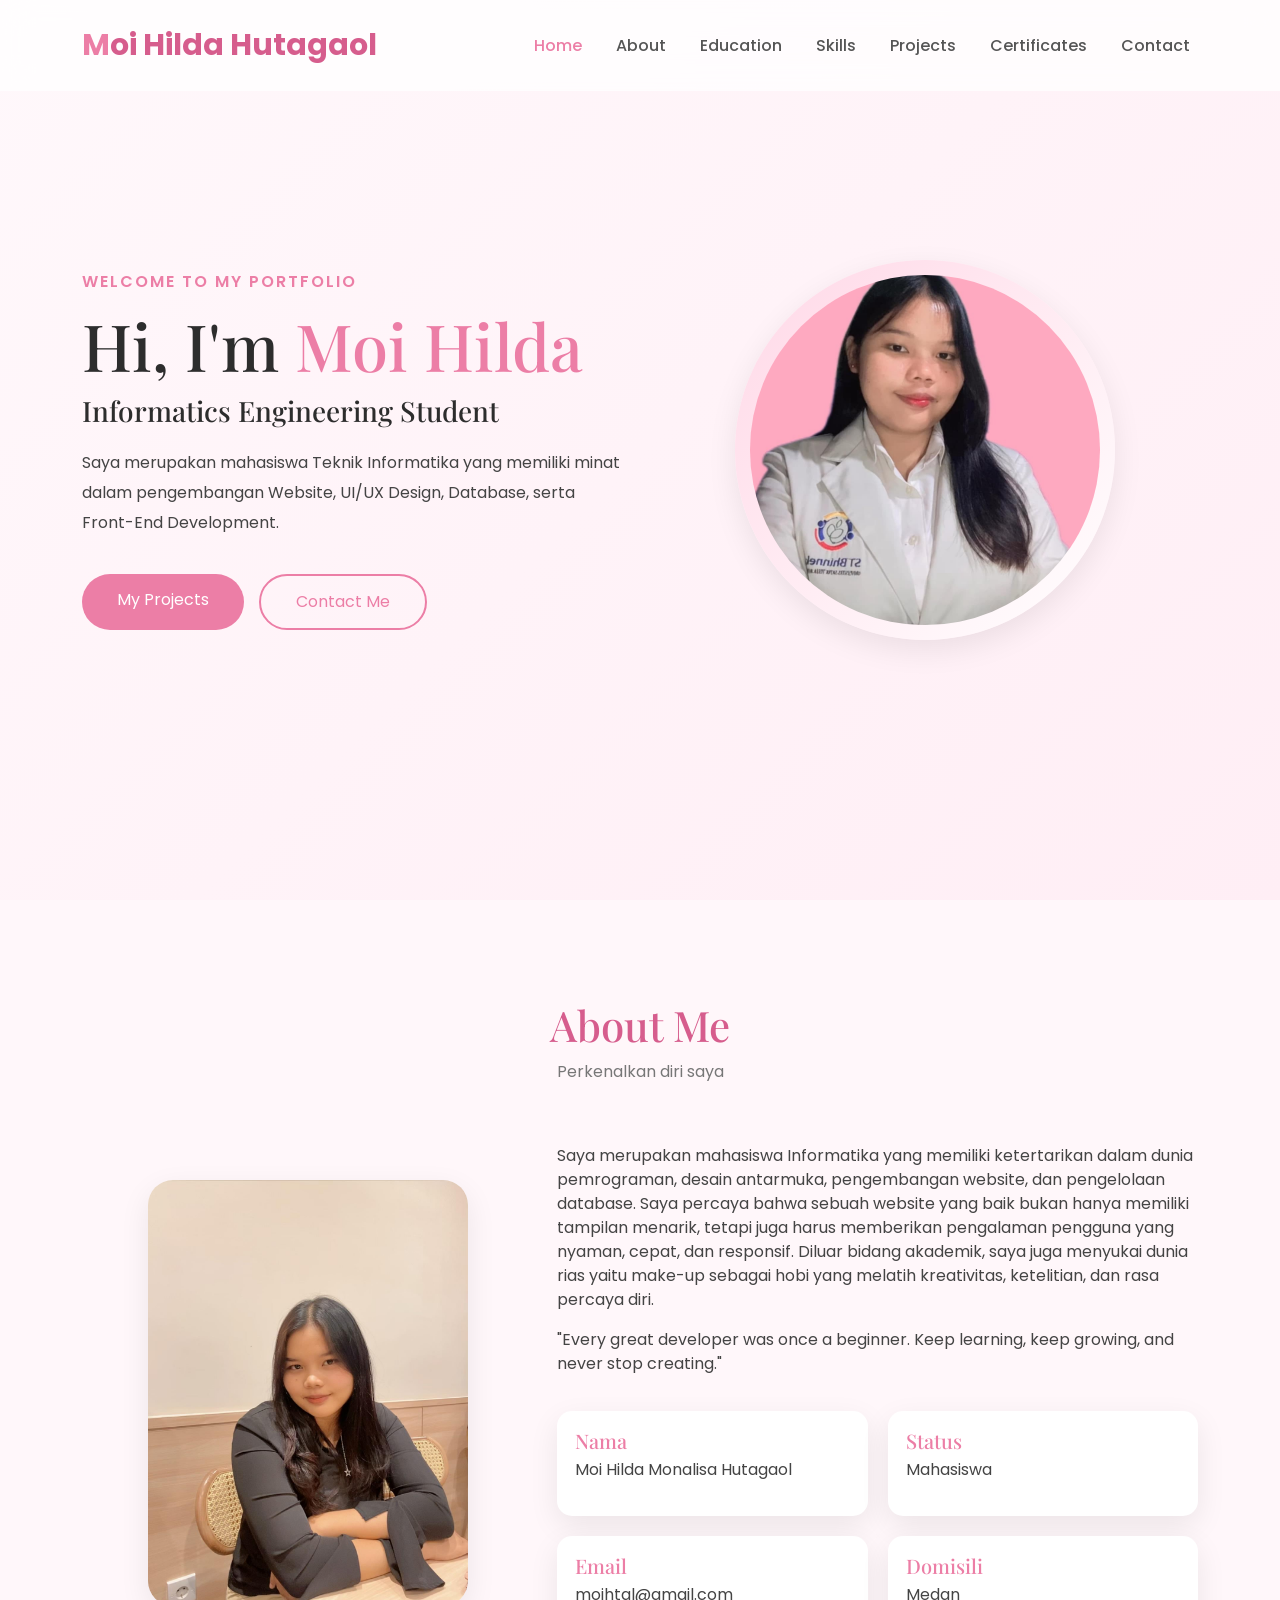
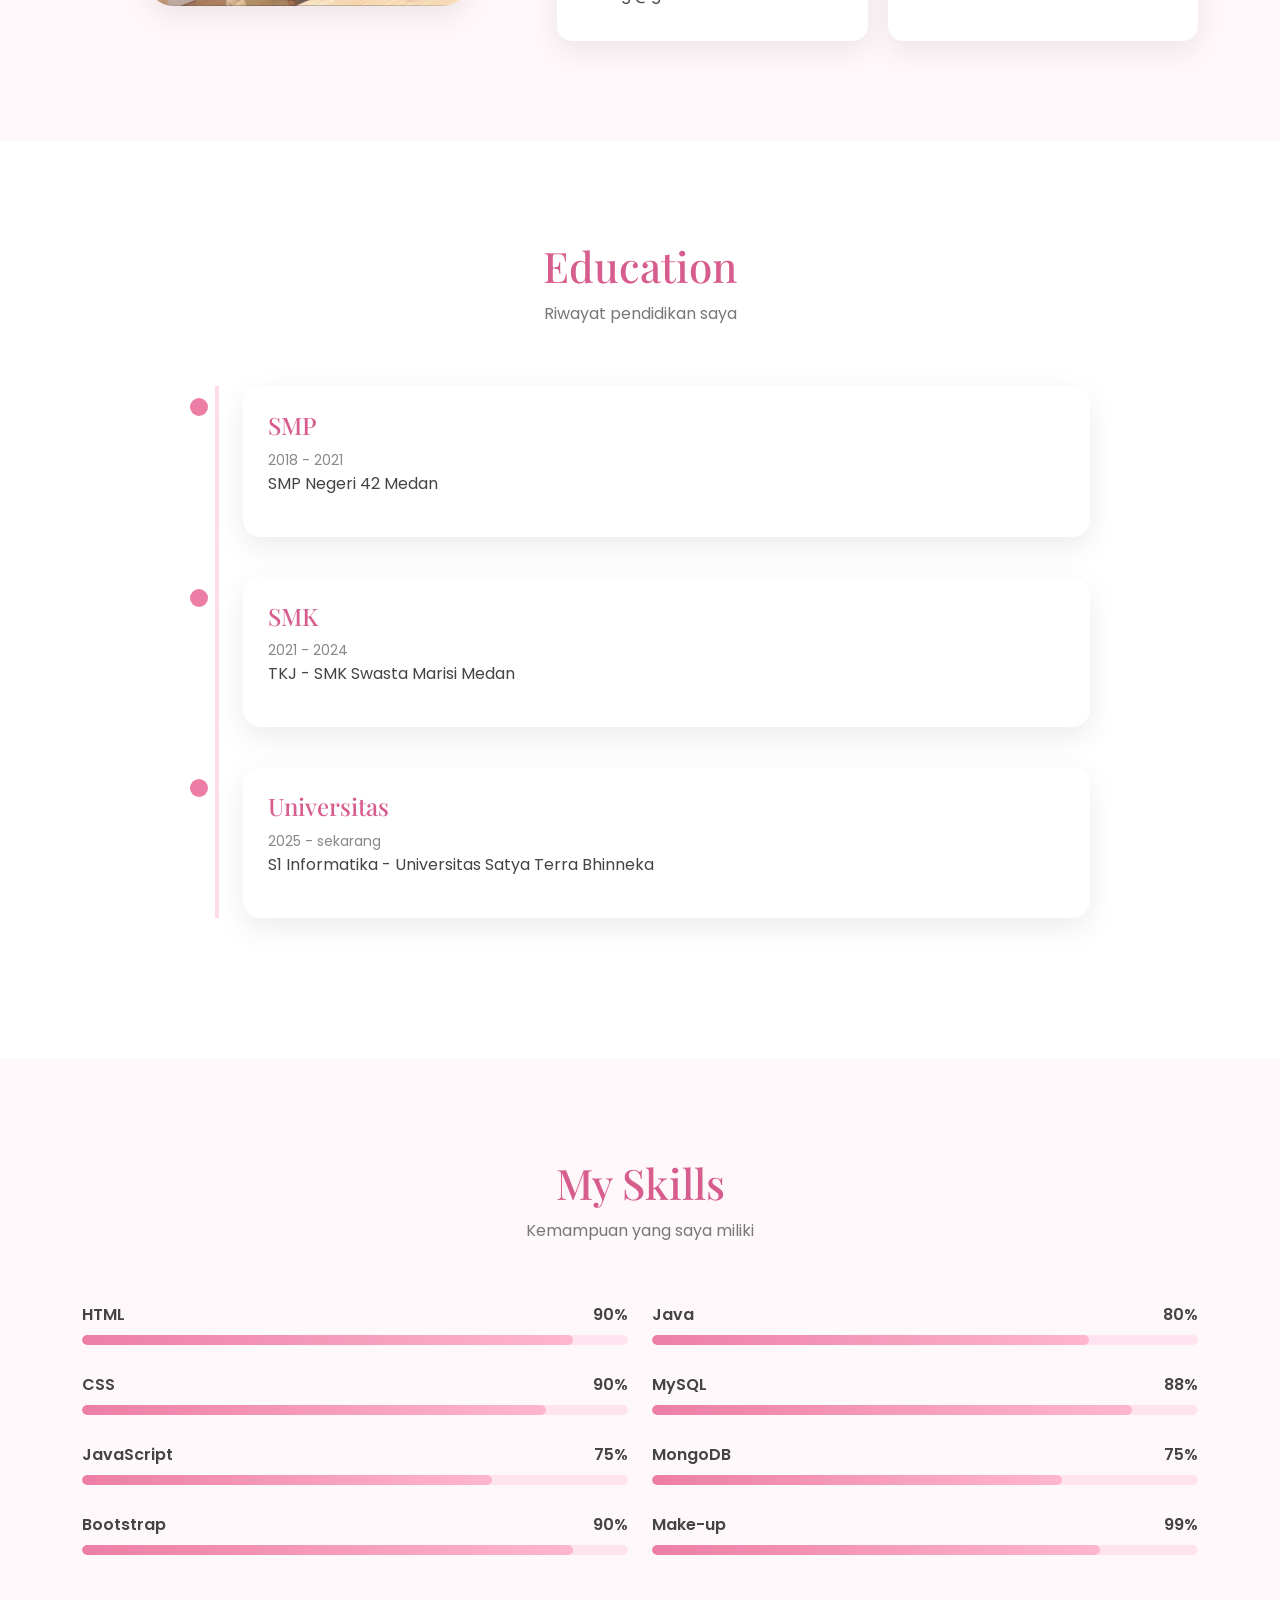
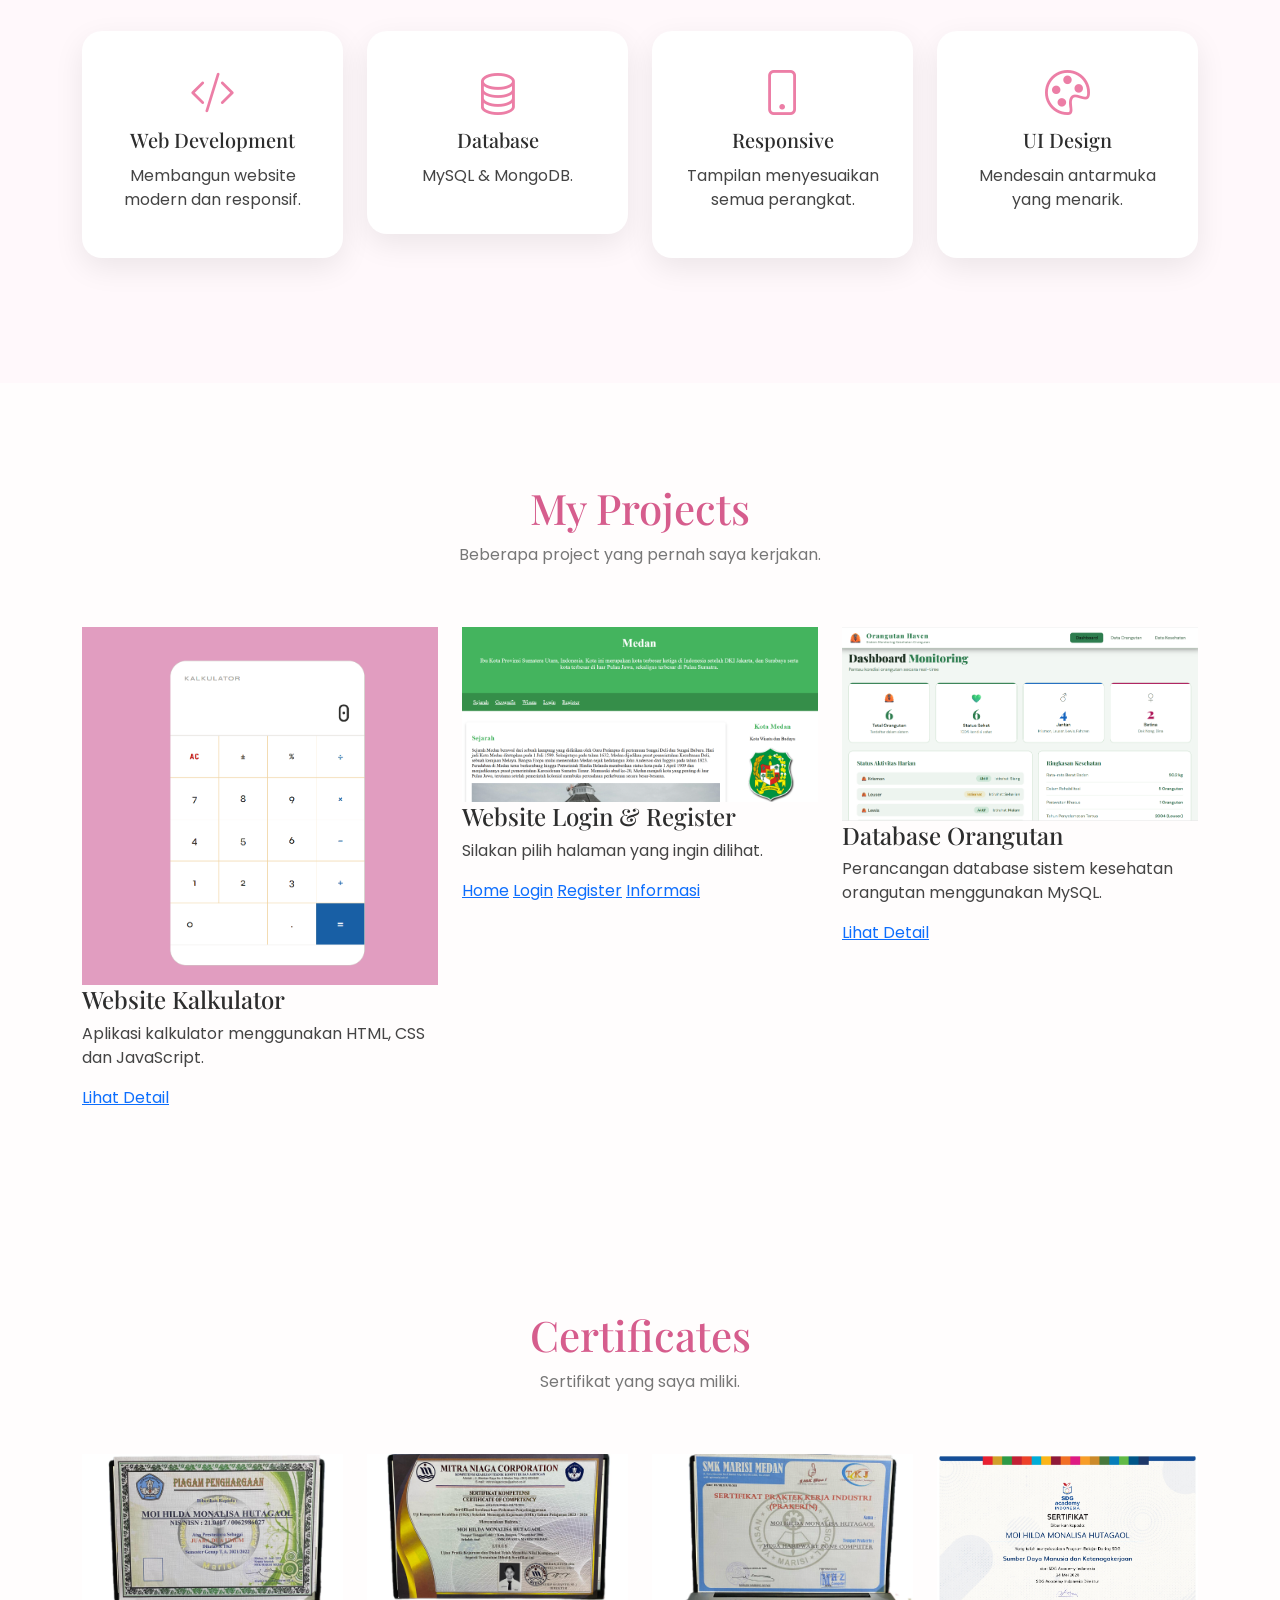
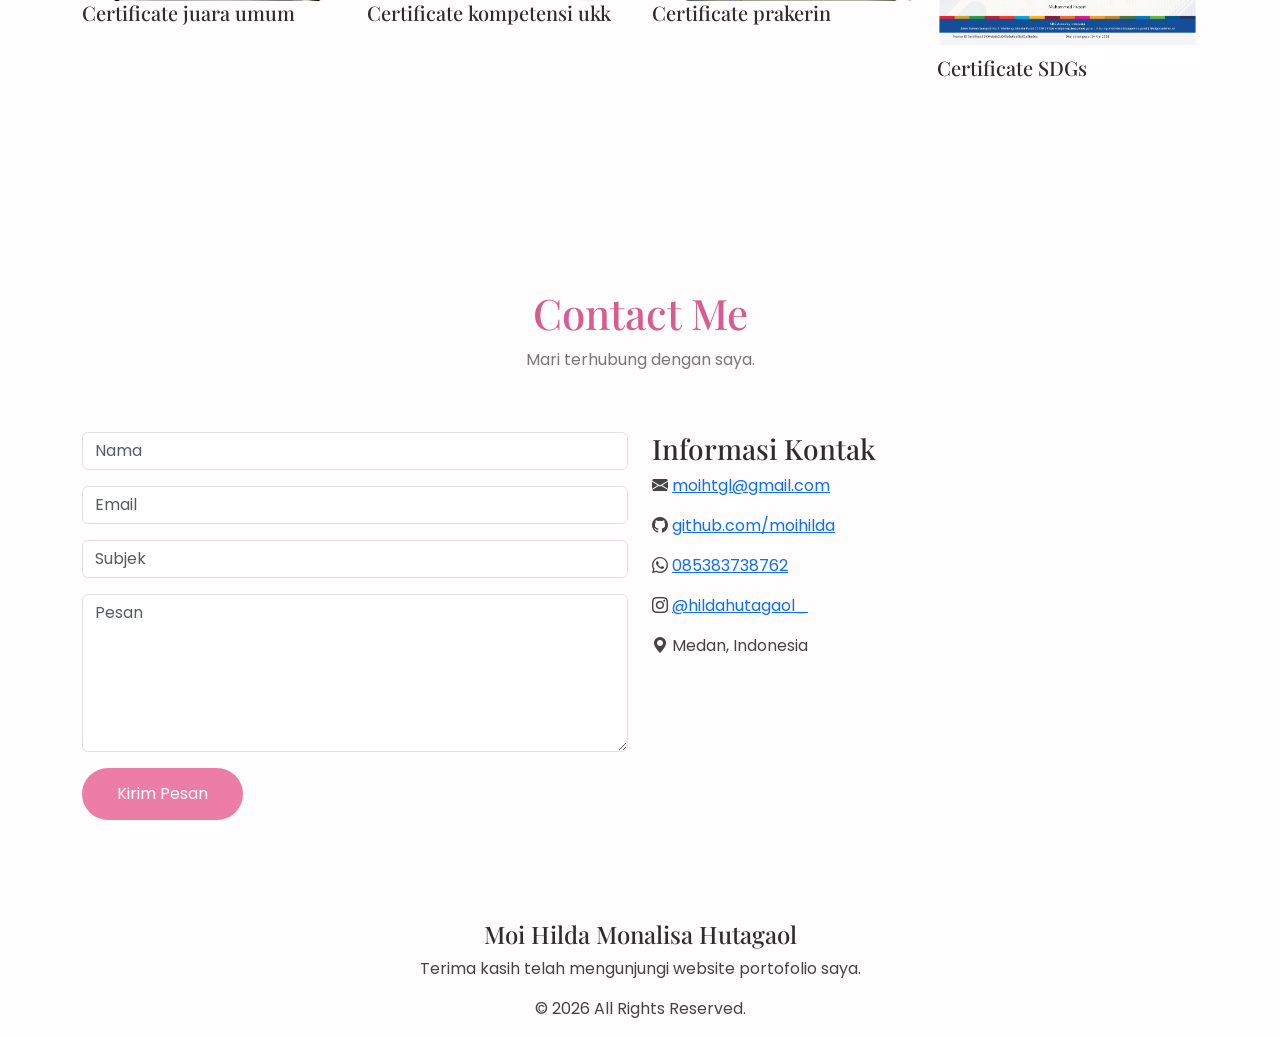
<file: index.html>
<!DOCTYPE html>
<html lang="id">

<head>

<meta charset="UTF-8">

<meta name="viewport" content="width=device-width, initial-scale=1.0">

<title>Portfolio | Moi Hilda</title>

<link rel="preconnect" href="https://fonts.googleapis.com">

<link rel="preconnect" href="https://fonts.gstatic.com" crossorigin>

<link href="https://fonts.googleapis.com/css2?family=Poppins:wght@300;400;500;600;700&family=Playfair+Display:wght@600;700&display=swap" rel="stylesheet">

<link href="https://cdn.jsdelivr.net/npm/bootstrap@5.3.3/dist/css/bootstrap.min.css" rel="stylesheet">

<link href="https://cdn.jsdelivr.net/npm/bootstrap-icons@1.11.3/font/bootstrap-icons.css" rel="stylesheet">

<link rel="stylesheet" href="style.css">

</head>

<body>

<!-- ================= NAVBAR ================= -->

<nav class="navbar navbar-expand-lg fixed-top">

<div class="container">

<a class="navbar-brand" href="#home">

<span>M</span>oi Hilda Hutagaol

</a>

<button class="navbar-toggler"

type="button"

data-bs-toggle="collapse"

data-bs-target="#navbarNav">

<span class="navbar-toggler-icon"></span>

</button>

<div class="collapse navbar-collapse"

id="navbarNav">

<ul class="navbar-nav ms-auto">

<li class="nav-item">

<a class="nav-link active"

href="#home">

Home

</a>

</li>

<li class="nav-item">

<a class="nav-link"

href="#about">

About

</a>

</li>

<li class="nav-item">

<a class="nav-link"

href="#education">

Education

</a>

</li>

<li class="nav-item">

<a class="nav-link"

href="#skills">

Skills

</a>

</li>

<li class="nav-item">

<a class="nav-link"

href="#projects">

Projects

</a>

</li>

<li class="nav-item">

<a class="nav-link"

href="#certificate">

Certificates

</a>

</li>

<li class="nav-item">

<a class="nav-link"

href="#contact">

Contact

</a>

</li>

</ul>

</div>

</div>

</nav>

<!-- ================= HERO ================= -->

<section id="home" class="hero">

<div class="container">

<div class="row align-items-center">

<div class="col-lg-6">

<p class="small-title">

WELCOME TO MY PORTFOLIO

</p>

<h1>

Hi,

I'm

<span>Moi Hilda</span>

</h1>

<h3>

Informatics Engineering Student

</h3>

<p class="hero-desc">

Saya merupakan mahasiswa Teknik Informatika yang memiliki minat dalam pengembangan Website, UI/UX Design, Database, serta Front-End Development.

</p>

<div class="hero-btn">

<a href="#projects"

class="btn btn-pink">

My Projects

</a>

<a href="#contact"

class="btn btn-outline-pink">

Contact Me

</a>

</div>

</div>

<div class="col-lg-6 text-center">

<div class="hero-image">

<img

src="img/profile.jpeg"

alt="Profile"

id="profile">

</div>

</div>

</div>

</div>

</section>

<!-- ================= ABOUT ================= -->

<section id="about">

<div class="container">

<div class="section-header">

<h2>

About Me

</h2>

<p>

Perkenalkan diri saya

</p>

</div>

<div class="row align-items-center">

<div class="col-lg-5">

<img

src="img/about.jpeg"

class="img-fluid about-img"

alt="About">

</div>

<div class="col-lg-7">

<p>

Saya merupakan mahasiswa Informatika yang memiliki ketertarikan dalam dunia pemrograman, desain antarmuka, pengembangan website, dan pengelolaan database.
Saya percaya bahwa sebuah website yang baik bukan hanya memiliki tampilan menarik, tetapi juga harus memberikan pengalaman pengguna yang nyaman, cepat, dan responsif.
Diluar bidang akademik, saya juga menyukai dunia rias yaitu make-up sebagai hobi yang melatih kreativitas, ketelitian, dan rasa percaya diri.
</p>

<p class="motivation">
    "Every great developer was once a beginner. Keep learning, keep growing, and never stop creating."
</p>

<div class="about-box">

<div>

<h5>Nama</h5>

<p>Moi Hilda Monalisa Hutagaol</p>

</div>

<div>

<h5>Status</h5>

<p>Mahasiswa</p>

</div>

<div>

<h5>Email</h5>

<p>moihtgl@gmail.com</p>

</div>

<div>

<h5>Domisili</h5>

<p>Medan</p>

</div>

</div>

</div>

</div>

</div>

</section>
<!-- ================= EDUCATION ================= -->

<section id="education">

<div class="container">

<div class="section-header">

<h2>Education</h2>

<p>Riwayat pendidikan saya</p>

</div>

<div class="timeline">

<div class="timeline-item">

<div class="timeline-dot"></div>

<div class="timeline-content">

<h4>SMP</h4>

<span>2018 - 2021</span>

<p>
    SMP Negeri 42 Medan
</p>

</div>

</div>

<div class="timeline-item">

<div class="timeline-dot"></div>

<div class="timeline-content">

<h4>SMK</h4>

<span>2021 - 2024</span>

<p>

TKJ - SMK Swasta Marisi Medan

</p>

</div>

</div>

<div class="timeline-item">

<div class="timeline-dot"></div>

<div class="timeline-content">

<h4>Universitas</h4>

<span>2025 - sekarang</span>

<p>
S1 Informatika -

Universitas Satya Terra Bhinneka

</p>

</div>

</div>

</div>

</div>

</section>

<!-- ================= SKILLS ================= -->

<section id="skills">

<div class="container">

<div class="section-header">

<h2>My Skills</h2>

<p>Kemampuan yang saya miliki</p>

</div>

<div class="row">

<div class="col-lg-6">

<div class="skill">

<div class="skill-title">

<span>HTML</span>

<span>90%</span>

</div>

<div class="progress">

<div class="progress-bar html"></div>

</div>

</div>

<div class="skill">

<div class="skill-title">

<span>CSS</span>

<span>90%</span>

</div>

<div class="progress">

<div class="progress-bar css"></div>

</div>

</div>

<div class="skill">

<div class="skill-title">

<span>JavaScript</span>

<span>75%</span>

</div>

<div class="progress">

<div class="progress-bar js"></div>

</div>

</div>

<div class="skill">

<div class="skill-title">

<span>Bootstrap</span>

<span>90%</span>

</div>

<div class="progress">

<div class="progress-bar bootstrap"></div>

</div>

</div>

</div>

<div class="col-lg-6">

<div class="skill">

<div class="skill-title">

<span>Java</span>

<span>80%</span>

</div>

<div class="progress">

<div class="progress-bar java"></div>

</div>

</div>

<div class="skill">

<div class="skill-title">

<span>MySQL</span>

<span>88%</span>

</div>

<div class="progress">

<div class="progress-bar mysql"></div>

</div>

</div>

<div class="skill">

<div class="skill-title">

<span>MongoDB</span>

<span>75%</span>

</div>

<div class="progress">

<div class="progress-bar mongo"></div>

</div>

</div>

<div class="skill">

<div class="skill-title">

<span>Make-up</span>

<span>99%</span>

</div>

<div class="progress">

<div class="progress-bar figma"></div>

</div>

</div>

</div>

</div>

<div class="row mt-5">

<div class="col-md-3">

<div class="skill-card">

<i class="bi bi-code-slash"></i>

<h5>Web Development</h5>

<p>Membangun website modern dan responsif.</p>

</div>

</div>

<div class="col-md-3">

<div class="skill-card">

<i class="bi bi-database"></i>

<h5>Database</h5>

<p>MySQL & MongoDB.</p>

</div>

</div>

<div class="col-md-3">

<div class="skill-card">

<i class="bi bi-phone"></i>

<h5>Responsive</h5>

<p>Tampilan menyesuaikan semua perangkat.</p>

</div>

</div>

<div class="col-md-3">

<div class="skill-card">

<i class="bi bi-palette"></i>

<h5>UI Design</h5>

<p>Mendesain antarmuka yang menarik.</p>

</div>

</div>

</div>

</div>

</section>
<!-- ================= PROJECTS ================= -->

<section id="projects">

<div class="container">

<div class="section-header">

<h2>My Projects</h2>

<p>Beberapa project yang pernah saya kerjakan.</p>

</div>

<div class="row g-4">

<div class="col-md-4">

<div class="project-card">

<img src="img/projectcalculator.png" class="img-fluid" alt="">

<div class="project-content">

<h4>Website Kalkulator</h4>

<p>Aplikasi kalkulator menggunakan HTML, CSS dan JavaScript.</p>

<a href="project1/Calculator.html" class="btn-project"> Lihat Detail</a>

</div>

</div>

</div>

<div class="col-md-4">

<div class="project-card">

<img src="img/project2.png" class="img-fluid" alt="">

<div class="project-content">

<h4>Website Login & Register</h4>

    <p>Silakan pilih halaman yang ingin dilihat.</p>

    <div class="project-links">
        <a href="project2/index.html" class="btn-project">Home</a>
        <a href="project2/Login.html" class="btn-project">Login</a>
        <a href="project2/Register.html" class="btn-project">Register</a>
        <a href="project2/informasi lainnya.html" class="btn-project">Informasi</a>
    </div>

</div>

</div>

</div>

<div class="col-md-4">

<div class="project-card">

<img src="img/projectorgutan.png" class="img-fluid" alt="">

<div class="project-content">

<h4>Database Orangutan</h4>

<p>Perancangan database sistem kesehatan orangutan menggunakan MySQL.</p>

<a href="https://moihilda-glitch.github.io/monitoringkesehatanweb/" class="btn-project"> Lihat Detail</a>

</div>

</div>

</div>

</div>

</div>

</section>

<!-- ================= CERTIFICATES ================= -->

<section id="certificate">

<div class="container">

<div class="section-header">

<h2>Certificates</h2>

<p>Sertifikat yang saya miliki.</p>

</div>

<div class="row g-4">

<div class="col-md-3">

<div class="certificate-card">

<img src="img/sertifikat juara umum.jpeg" class="img-fluid" alt="">

<h5>Certificate juara umum</h5>

</div>

</div>

<div class="col-md-3">

<div class="certificate-card">

<img src="img/sertifikat kompetensi.jpeg" class="img-fluid" alt="">

<h5>Certificate kompetensi ukk</h5>

</div>

</div>

<div class="col-md-3">

<div class="certificate-card">

<img src="img/sertifikat pkl.jpeg" class="img-fluid" alt="">

<h5>Certificate prakerin</h5>

</div>

</div>

<div class="col-md-3">

<div class="certificate-card">

<img src="img/certificate sdgs.jpg" class="img-fluid" alt="">

<h5>Certificate SDGs</h5>

</div>

</div>

</div>

</div>

</section>

<!-- ================= CONTACT ================= -->

<section id="contact">

<div class="container">

<div class="section-header">

<h2>Contact Me</h2>

<p>Mari terhubung dengan saya.</p>

</div>

<div class="row">

<div class="col-lg-6">

<form>

<input type="text" placeholder="Nama" class="form-control mb-3">

<input type="email" placeholder="Email" class="form-control mb-3">

<input type="text" placeholder="Subjek" class="form-control mb-3">

<textarea class="form-control mb-3" rows="6" placeholder="Pesan"></textarea>

<button class="btn btn-pink">

Kirim Pesan

</button>

</form>

</div>

<div class="col-lg-6">

<div class="contact-info">

<h3>Informasi Kontak</h3>

<p>
    <i class="bi bi-envelope-fill"></i> 
    <a href="mailto:moihtgl@gmail.com">
        moihtgl@gmail.com
    </a>
</p>

<p>
    <i class="bi bi-github"></i>
    <a href="https://github.com/moihilda-glitch" target="_blank">
        github.com/moihilda
    </a>
</p>

<p>
    <i class="bi bi-whatsapp"></i>
    <a href="https://wa.me/6285383738762"target="_blank">
        085383738762
    </a>
</p>

<p>
    <i class="bi bi-instagram"></i>
    <a href="https://instagram.com/hildahutagaol_" target="_blank">
        @hildahutagaol_
    </a>
</p>

<p><i class="bi bi-geo-alt-fill"></i> Medan, Indonesia</p>

</div>

</div>

</div>

</div>

</section>

<!-- ================= FOOTER ================= -->

<footer>

<div class="container text-center">

<h4>Moi Hilda Monalisa Hutagaol</h4>

<p>

Terima kasih telah mengunjungi website portofolio saya.

</p>

<p>

© 2026 All Rights Reserved.

</p>

</div>

</footer>

<button id="topBtn">

<i class="bi bi-arrow-up"></i>

</button>

<script src="https://cdn.jsdelivr.net/npm/bootstrap@5.3.3/dist/js/bootstrap.bundle.min.js"></script>

<script src="script.js"></script>

</body>

</html>
</file>
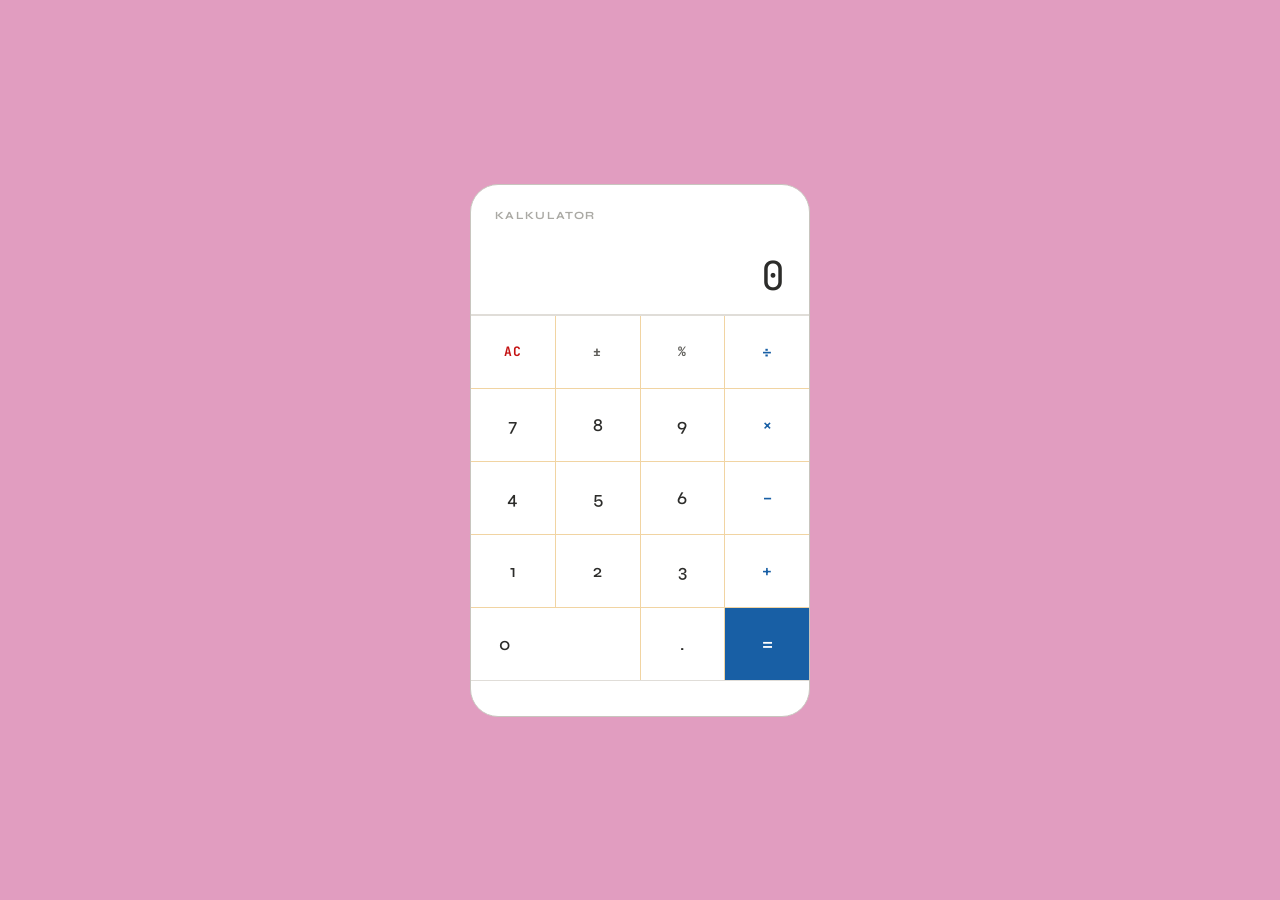
<file: project1/Calculator.html>
<!DOCTYPE html>
<html lang="id">
<head>
  <meta charset="UTF-8" />
  <meta name="viewport" content="width=device-width, initial-scale=1.0"/>
  <title>Kalkulator</title>
  <link rel="preconnect" href="https://fonts.googleapis.com">
  <link href="https://fonts.googleapis.com/css2?family=Syne:wght@400;500;700;800&family=JetBrains+Mono:wght@300;400;500&display=swap" rel="stylesheet">
  <link rel="stylesheet" href="calculatorr.css">
</head>
<body>

  <div class="calc-shell">

    <div class="calc-header">
      <p class="calc-label">Kalkulator</p>
      <div class="calc-expression" id="expr">&nbsp;</div>
      <div class="calc-display" id="display">0</div>
    </div>

    <div class="calc-grid">
      <button class="btn fn danger" onclick="clearAll()">AC</button>
      <button class="btn fn"        onclick="toggleSign()">±</button>
      <button class="btn fn"        onclick="inputPercent()">%</button>
      <button class="btn op"        onclick="inputOp('/')">÷</button>

      <button class="btn" onclick="inputNum('7')">7</button>
      <button class="btn" onclick="inputNum('8')">8</button>
      <button class="btn" onclick="inputNum('9')">9</button>
      <button class="btn op" onclick="inputOp('*')">×</button>

      <button class="btn" onclick="inputNum('4')">4</button>
      <button class="btn" onclick="inputNum('5')">5</button>
      <button class="btn" onclick="inputNum('6')">6</button>
      <button class="btn op" onclick="inputOp('-')">−</button>

      <button class="btn" onclick="inputNum('1')">1</button>
      <button class="btn" onclick="inputNum('2')">2</button>
      <button class="btn" onclick="inputNum('3')">3</button>
      <button class="btn op" onclick="inputOp('+')">+</button>

      <button class="btn zero" onclick="inputNum('0')">0</button>
      <button class="btn"      onclick="inputDot()">.</button>
      <button class="btn eq"   onclick="calculate()">=</button>
    </div>

    <div class="history-bar">
      <div class="history-line" id="history">&nbsp;</div>
    </div>

  </div>

  <script src="calculator.js"></script>
</body>
</html>
</file>
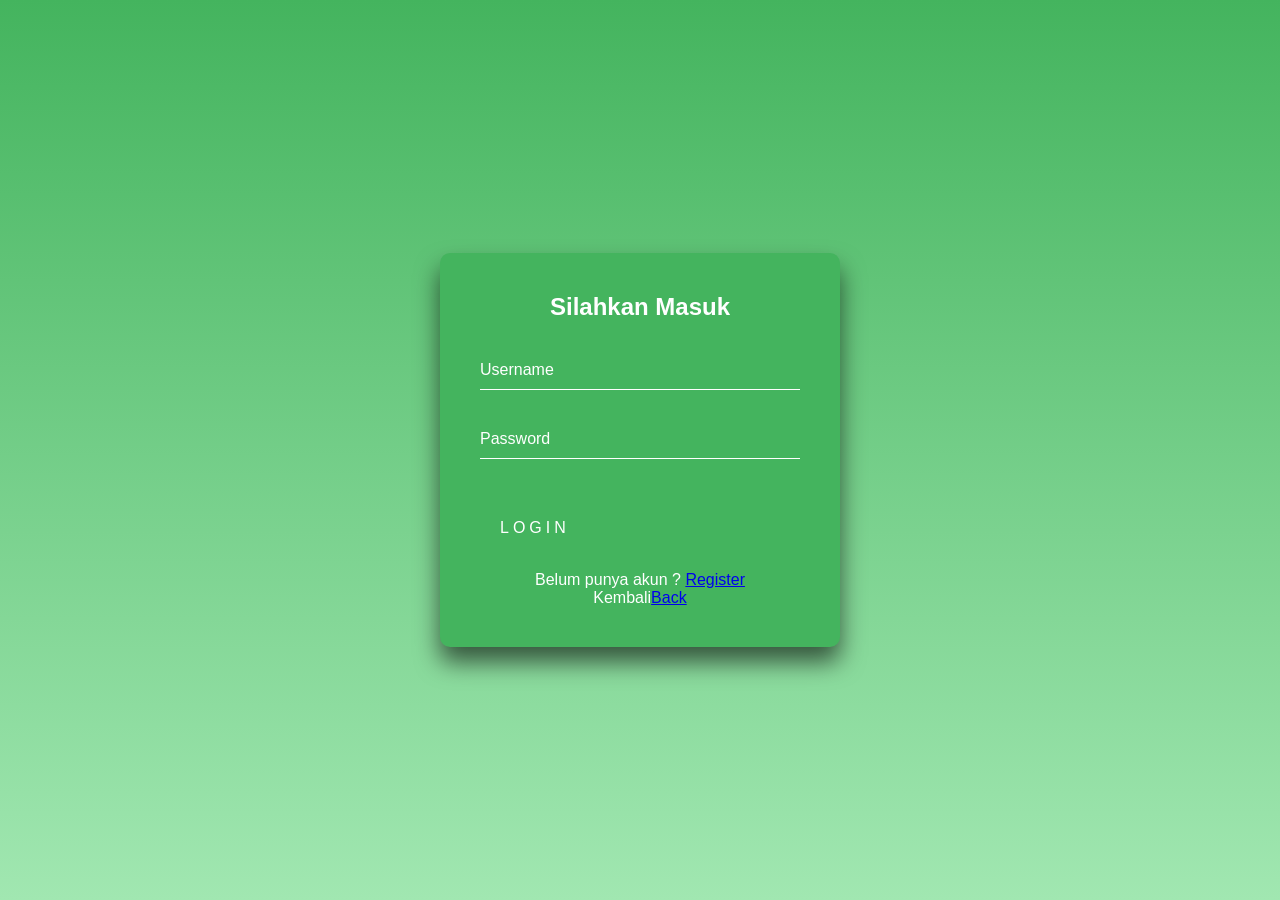
<file: project2/login.html>
<!DOCTYPE html>
<html lang="en">
<head>
    <meta charset="UTF-8">
    <meta name="viewport" content="width=device-width, initial-scale=1.0">
    <title>Login</title>
    <link rel="stylesheet" href="login.css">
</head>
<body>
    <div class="login-box">
        <h2>Silahkan Masuk</h2>
        <form>
            <div class="user-box">
                <input type="text" id="" name="" required="">
                <label for="frame">Username</label>
            </div>
            <div class="user-box">
                <input type="password" id="" name="" required="">
                <label for="lname">Password</label>
            </div>
            <a href="#">
                <span></span>
                <span></span>
                <span></span>
                <span></span>
                Login
            </a>
        </form>
    <div class="bawah">
        <span class="test">Belum punya akun ? <a href="register.html">Register</a></span><br>
        <span class="test">Kembali<a href="index.html">Back</a></span>
    </div>    
    </div>
    
</body>
</html>
</file>
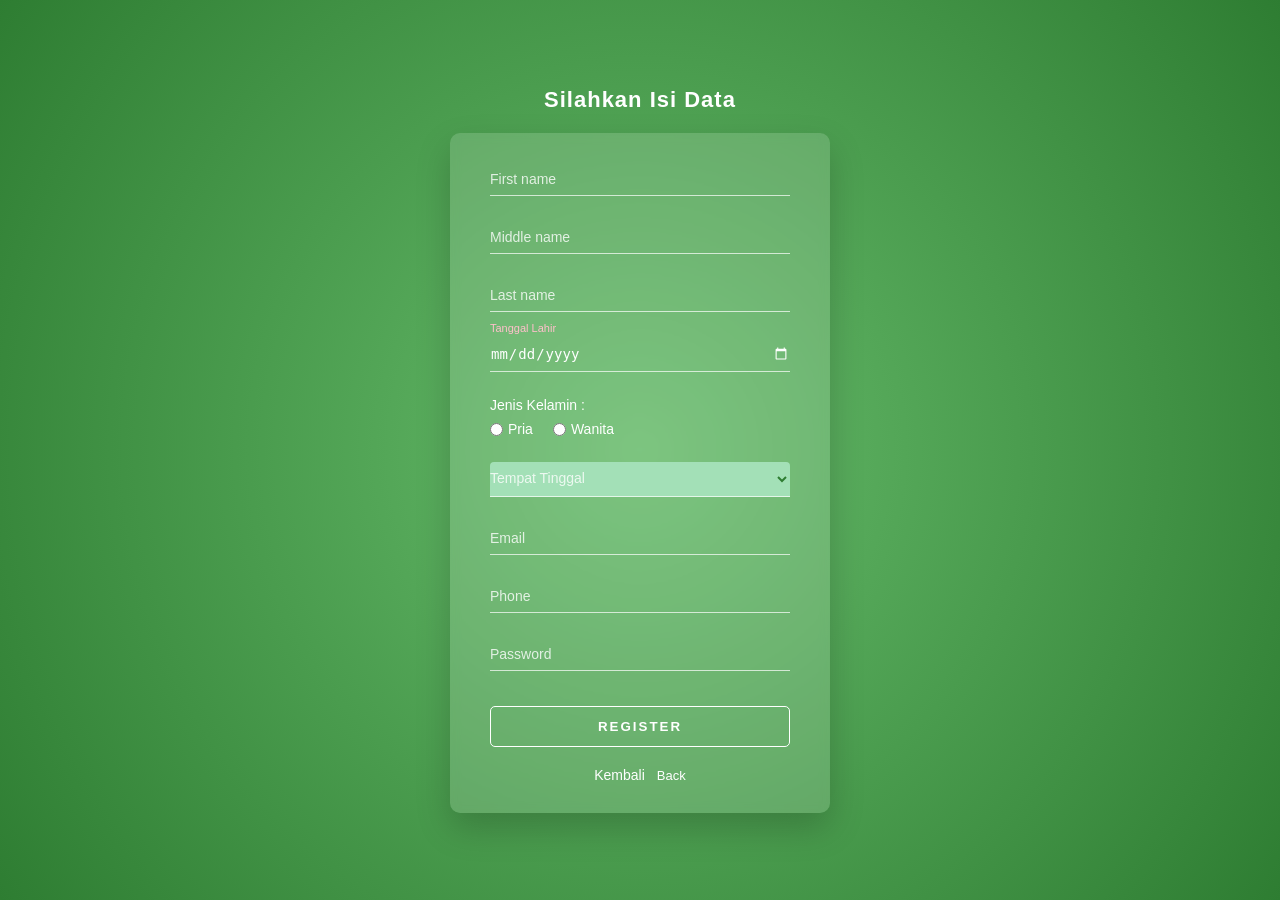
<file: project2/Register.html>
<!DOCTYPE html>
<html lang="id">
<head>
    <meta charset="UTF-8">
    <meta name="viewport" content="width=device-width, initial-scale=1.0">
    <title>Formulir Pendaftaran</title>
    <link rel="stylesheet" href="Style_register.css">
</head>
<body>

    <h2 class="judul-atas">Silahkan Isi Data</h2>

    <div class="card-pendaftaran">
        <form action="#">
            
            <div class="input-group">
                <input type="text" id="first-name" placeholder=" " required>
                <label for="first-name">First name</label>
            </div>

            <div class="input-group">
                <input type="text" id="middle-name" placeholder=" ">
                <label for="middle-name">Middle name</label>
            </div>

            <div class="input-group">
                <input type="text" id="last-name" placeholder=" " required>
                <label for="last-name">Last name</label>
            </div>

            <div class="input-group">
                <input type="date" id="dob" required>
                <label for="dob" class="label-tetap">Tanggal Lahir</label>
            </div>

            <div class="radio-group">
                <span class="radio-label-top">Jenis Kelamin :</span>
                <div class="radio-options">
                    <label>
                        <input type="radio" name="gender" value="pria"> Pria
                    </label>
                    <label>
                        <input type="radio" name="gender" value="wanita"> Wanita
                    </label>
                </div>
            </div>

            <div class="input-group">
                <select id="tempat-tinggal" required>
                    <option value="" disabled selected></option>
                    <option value="Medan">Medan</option>
                    <option value="Sunggal">Sunggal</option>
                    <option value="Pakam">Pakam</option>
                    <option value="Helvet">Helvet</option>
                    <option value="Johor">Johor</option>
                </select>
                <label for="tempat-tinggal">Tempat Tinggal</label>
            </div>

            <div class="input-group">
                <input type="email" id="email" placeholder=" " required>
                <label for="email">Email</label>
            </div>

            <div class="input-group">
                <input type="tel" id="phone" placeholder=" " required>
                <label for="phone">Phone</label>
            </div>

            <div class="input-group">
                <input type="password" id="password" placeholder=" " required>
                <label for="password">Password</label>
            </div>
            <button type="submit" class="btn-register">
                <span></span>
                <span></span>
                <span></span>
                <span></span>
                REGISTER
            </button>

            <div class="footer-link">
                <span class="text-kembali">Kembali</span>
                <a href="login.html" class="btn-back">Back</a>
            </div>
        </form>
    </div>

</body>
</html>
</file>
<file: style.css>
/* =========================================================
   PORTFOLIO MOIHILDA
   STYLE.CSS
   Theme : Soft Pink Premium
========================================================= */

*{
    margin:0;
    padding:0;
    box-sizing:border-box;
    scroll-behavior:smooth;
}

:root{

    --primary:#ec7ea6;
    --primary-dark:#d65d8d;
    --secondary:#fff7fa;
    --pink:#ffdce8;
    --white:#ffffff;
    --text:#444;
    --title:#2d2d2d;
    --shadow:0 10px 30px rgba(0,0,0,.08);
    --radius:18px;
}

body{

    font-family:'Poppins',sans-serif;
    background:#fffdfd;
    color:var(--text);
    overflow-x:hidden;

}

h1,h2,h3,h4,h5{

    font-family:'Playfair Display',serif;
    color:var(--title);

}

section{

    padding:100px 0;

}

/* ===================== NAVBAR ===================== */

.navbar{

    background:rgba(255,255,255,.75);
    backdrop-filter:blur(15px);
    transition:.4s;
    padding:18px 0;

}

.navbar.scrolled{

    background:#fff;
    box-shadow:0 6px 20px rgba(0,0,0,.08);

}

.navbar-brand{

    font-size:30px;
    font-weight:700;
    color:var(--primary-dark)!important;

}

.navbar-brand span{

    color:var(--primary);

}

.nav-link{

    margin-left:18px;
    color:#555!important;
    font-weight:500;
    position:relative;
    transition:.3s;

}

.nav-link:hover{

    color:var(--primary)!important;

}

.nav-link.active{

    color:var(--primary)!important;

}

.nav-link::after{

    content:'';
    position:absolute;
    width:0;
    height:2px;
    background:var(--primary);
    left:0;
    bottom:-6px;
    transition:.3s;

}

.nav-link:hover::after{

    width:100%;

}

/* ===================== HERO ===================== */

.hero{

    min-height:100vh;
    display:flex;
    align-items:center;
    background:linear-gradient(135deg,#fff8fb,#ffeef5);

}

.small-title{

    letter-spacing:2px;
    color:var(--primary);
    font-weight:600;
    margin-bottom:12px;

}

.hero h1{

    font-size:65px;
    margin-bottom:10px;

}

.hero h1 span{

    color:var(--primary);

}

.hero h3{

    font-size:28px;
    margin-bottom:20px;

}

.hero-desc{

    line-height:1.9;
    margin-bottom:35px;

}

.hero-btn{

    display:flex;
    gap:15px;
    flex-wrap:wrap;

}

.btn-pink{

    background:var(--primary);
    color:#fff;
    border:none;
    padding:14px 35px;
    border-radius:50px;
    transition:.3s;

}

.btn-pink:hover{

    background:var(--primary-dark);
    color:white;
    transform:translateY(-3px);

}

.btn-outline-pink{

    border:2px solid var(--primary);
    color:var(--primary);
    padding:14px 35px;
    border-radius:50px;

}

.btn-outline-pink:hover{

    background:var(--primary);
    color:white;

}

/* ===================== SOCIAL ===================== */

.social{

    margin-top:35px;

}

.social a{

    width:48px;
    height:48px;
    display:inline-flex;
    justify-content:center;
    align-items:center;
    border-radius:50%;
    background:white;
    box-shadow:var(--shadow);
    color:var(--primary);
    margin-right:12px;
    transition:.35s;

}

.social a:hover{

    background:var(--primary);
    color:white;
    transform:translateY(-8px);

}

/* ===================== HERO IMAGE ===================== */

.hero-image{

    width:380px;
    height:380px;
    margin:auto;
    background:linear-gradient(135deg,#ffd8e7,#fff);
    border-radius:50%;
    display:flex;
    justify-content:center;
    align-items:center;
    box-shadow:var(--shadow);

}

.hero-image img{

    width:92%;
    height:92%;
    border-radius:50%;
    object-fit:cover;

}

/* ===================== SECTION TITLE ===================== */

.section-header{
    text-align:center;
    margin-bottom:60px;
}

.section-header h2{
    font-size:42px;
    color:var(--primary-dark);
    margin-bottom:10px;
}

.section-header p{
    color:#777;
    font-size:16px;
}

/* ===================== ABOUT ===================== */

#about{
    background:#fff7fa;
}

.about-img{
    width:320px;
    height:auto;
    display:block;
    margin:auto;
    border-radius:25px;
    box-shadow:var(--shadow);
    transition:.4s;
}

.about-img:hover{
    transform:scale(1.03);
}

.about-box{
    display:grid;
    grid-template-columns:repeat(2,1fr);
    gap:20px;
    margin-top:35px;
}

.about-box div{
    background:white;
    border-radius:15px;
    padding:18px;
    box-shadow:var(--shadow);
    transition:.3s;
}

.about-box div:hover{
    transform:translateY(-8px);
}

.about-box h5{
    color:var(--primary);
    margin-bottom:5px;
}

/* ===================== EDUCATION ===================== */

#education{
    background:#ffffff;
}

.timeline{
    position:relative;
    max-width:900px;
    margin:auto;
}

.timeline::before{

    content:'';
    position:absolute;
    left:25px;
    top:0;
    width:4px;
    height:100%;
    background:var(--pink);

}

.timeline-item{

    display:flex;
    margin-bottom:40px;
    position:relative;

}

.timeline-dot{

    width:18px;
    height:18px;
    background:var(--primary);
    border-radius:50%;
    margin-right:35px;
    margin-top:12px;
    z-index:2;

}

.timeline-content{

    flex:1;
    background:#fff;
    border-radius:18px;
    padding:25px;
    box-shadow:var(--shadow);
    transition:.35s;

}

.timeline-content:hover{

    transform:translateY(-8px);

}

.timeline-content h4{

    color:var(--primary-dark);

}

.timeline-content span{

    color:#888;
    font-size:14px;

}

/* ===================== SKILLS ===================== */

#skills{

    background:#fff8fb;

}

.skill{

    margin-bottom:28px;

}

.skill-title{

    display:flex;
    justify-content:space-between;
    margin-bottom:8px;
    font-weight:600;

}

.progress{

    height:10px;
    border-radius:30px;
    overflow:hidden;
    background:#ffe4ef;

}

.progress-bar{

    height:100%;
    width:0;
    border-radius:30px;
    background:linear-gradient(90deg,
    var(--primary),
    #ffb6cf);

}

/* Persentase */

.html{
    width:90%;
}

.css{
    width:85%;
}

.js{
    width:75%;
}

.bootstrap{
    width:90%;
}

.java{
    width:80%;
}

.mysql{
    width:88%;
}

.mongo{
    width:75%;
}

.figma{
    width:82%;
}

/* ===================== SKILL CARD ===================== */

.skill-card{

    background:white;
    border-radius:20px;
    padding:30px;
    text-align:center;
    box-shadow:var(--shadow);
    transition:.35s;
    margin-bottom:25px;

}

.skill-card:hover{

    transform:translateY(-12px);

}

.skill-card i{

    font-size:45px;
    color:var(--primary);
    margin-bottom:20px;

}

.skill-card h5{

    margin-bottom:12px;

}
</file>
<file: project1/calculatorr.css>
*, *::before, *::after { box-sizing: border-box; margin: 0; padding: 0; }

body {
  font-family: 'Syne', sans-serif;
  background: hsl(329, 53%, 75%);
  min-height: 100vh;
  display: flex;
  justify-content: center;
  align-items: center;
}

.calc-shell {
  width: 340px;
  border-radius: 28px;
  border: 0.5px solid #c8c5be;
  background: #ffffff;
  overflow: hidden;
}

.calc-header {
  padding: 1.5rem 1.5rem 1rem;
  border-bottom: 0.5px solid #e0ddd8;
}

.calc-label {
  font-size: 11px;
  font-weight: 700;
  letter-spacing: 0.12em;
  color: #aaa9a4;
  text-transform: uppercase;
  margin-bottom: 8px;
}

.calc-expression {
  font-family: 'JetBrains Mono', monospace;
  font-size: 13px;
  font-weight: 300;
  color: #888780;
  min-height: 20px;
  text-align: right;
  letter-spacing: 0.02em;
}

.calc-display {
  font-family: 'JetBrains Mono', monospace;
  font-size: 40px;
  font-weight: 400;
  color: #2c2c2a;
  text-align: right;
  line-height: 1.1;
  margin-top: 4px;
  overflow: hidden;
  text-overflow: ellipsis;
  white-space: nowrap;
  transition: font-size 0.1s;
}

.calc-display.small  { font-size: 28px; }
.calc-display.xsmall { font-size: 20px; }

.calc-grid {
  display: grid;
  grid-template-columns: repeat(4, 1fr);
  gap: 1px;
  background: hsl(38, 73%, 79%);
  border-top: 1px solid #e0ddd8;
}

.btn {
  background: #ffffff;
  border: none;
  height: 72px;
  font-family: 'Syne', sans-serif;
  font-size: 18px;
  font-weight: 500;
  cursor: pointer;
  color: #2c2c2a;
  display: flex;
  align-items: center;
  justify-content: center;
  transition: background 0.1s, transform 0.08s;
  user-select: none;
}

.btn:hover  { background: #f5f3ef; }
.btn:active { background: #e8e5e0; transform: scale(0.94); }

.btn.op     { color: #185FA5; font-size: 20px; }

.btn.fn {
  font-family: 'JetBrains Mono', monospace;
  font-size: 13px;
  font-weight: 700;
  color: #5f5e5a;
  letter-spacing: 0.04em;
}

.btn.danger { color: hwb(0 7% 23%); }

.btn.zero {
  grid-column: span 2;
  justify-content: flex-start;
  padding-left: 28px;
}

.btn.eq {
  background: #185FA5;
  color: #ffffff;
  font-size: 22px;
}
.btn.eq:hover  { background: #0C447C; }
.btn.eq:active { background: #042C53; transform: scale(0.94); }

.history-bar {
  padding: 10px 1.5rem;
  border-top: 0.5px solid #e0ddd8;
  min-height: 36px;
}

.history-line {
  font-family: 'JetBrains Mono', monospace;
  font-size: 11px;
  color: #bfc0cf;
  text-align: right;
  white-space: nowrap;
  overflow: hidden;
  text-overflow: ellipsis;
}
</file>
<file: project2/login.css>
html {
    height: 100%;
}

body {
    margin: 0;
    padding: 0;
    font-family: sans-serif;
    background: linear-gradient(#44b45e, #a1e7b1);
}

.login-box {
    position: absolute;
    top: 50%;
    left: 50%;
    width: 400px;
    padding: 40px;
    transform: translate(-50%, -50%);
    background: #44b45e;
    box-sizing: border-box;
    box-shadow: 0 15px 25px rgba(0, 0, 0,.6);
    border-radius: 10px;
}

.login-box h2 {
    margin: 0 0 30px;
    padding: 0;
    color: #fff;
    text-align: center;
}

.login-box .user-box {
    position: relative;
}

.login-box .user-box input {
    width: 100%;
    padding: 10px 0;
    font-size: 16px;
    color: #fff;
    margin-bottom: 30px;
    border: none;
    border-bottom: 1px solid #fff;
    outline: none;
    background: transparent;
}

.login-box .user-box label {
    position: absolute;
    top: 0;
    left: 0;
    padding: 10px 0;
    font-size: 16px;
    color: #fff;
    pointer-events: none;
    transition: .5s;
}

.login-box .user-box input:focus ~ label,
.login-box .user-box input:valid ~ label {
    top: -20px;
    left: 0;
    color: #ffffff;
    font-size: 12px;
}

.login-box form a {
    position: relative;
    display: inline-block;
    padding: 10px 20px;
    color: #ffffff;
    font-size: 16px;
    text-decoration: none;
    text-transform: uppercase;
    overflow: hidden;
    transition: .5s;
    margin-top: 20px;
    letter-spacing: 4px;
}

.login-box a :hover{
    background: #44b45e;
    color: #fff;
    border-radius: 5px;
    box-shadow: 0 0 5px #ffffff, 0 0 25px #ffffff, 0 0 50px #ffffff, 0 0 100px #ffffff;
}

.login-box a span {
    position: absolute;
    display: block;
}

.login-box a span:nth-child(1) {
    top: 0;
    left: -100%;
    width: 100%;
    height: 2px;
    background: linear-gradient(90deg, transparent, #ffffff);
    animation: btn-anim1 1s linear infinite;
}

@keyframes btn-anim1 {
    0% {
        left: -100%;
    }
    50%, 100% {
        left: 100%;
    }
}

.login-box a span:nth-child(2) {
    top: -100%;
    right: 0;
    width: 2px;
    height: 100%;
    background: linear-gradient(180deg, transparent, #ffffff);
    animation: btn-anim2 1s linear infinite;
    animation-delay: .25s
}

@keyframes btn-anim2 {
    0% {
        top: -100%;
    }
    50%, 100% {
        top: 100%;
    }
}

.login-box a span:nth-child(3) {
    bottom: 0;
    right: -100%;
    width: 100%;
    height: 2px;
    background: linear-gradient(270deg, transparent, #ffffff);
    animation: btn-anim3 1s linear infinite;
    animation-delay: .5s
}

@keyframes btn-anim3 {
    0% {
        right: -100%;
    }
    50%, 100% {
        right: 100%;
    }
}

.login-box a span:nth-child(4) {
    bottom: -100%;
    left: 0;
    width: 2px;
    height: 100%;
    background: linear-gradient(360deg, transparent, #ffffff);
    animation: btn-anim4 1s linear infinite;
    animation-delay: .75s
}

@keyframes btn-anim4 {
    0% {
        bottom: -100%;
    }
    50%, 100% {
        bottom: 100%;
    }
}

.bawah {
    padding-top: 20px;
    color: #ffffff;
    text-align: center;
}
</file>
<file: project2/Style_register.css>
/* RESET DASAR */
* {
    box-sizing: border-box;
    margin: 0;
    padding: 0;
}

body {
    font-family: 'Segoe UI', sans-serif;
    background: radial-gradient(circle at center, #66bb6a, #2e7d32);
    min-height: 100vh;
    display: flex;
    flex-direction: column;
    justify-content: center;
    align-items: center;
    padding: 20px;
}

/* JUDUL ATAS */
.judul-atas {
    text-align: center;
    color: white;
    font-size: 22px;
    font-weight: bold;
    letter-spacing: 1px;
    margin-bottom: 20px;
    width: 350px;
}

/* CARD PENDAFTARAN */
.card-pendaftaran {
    background-color: rgba(255, 255, 255, 0.15);
    backdrop-filter: blur(5px);
    padding: 30px 40px;
    border-radius: 10px;
    width: 380px;
    box-shadow: 0 15px 35px rgba(0, 0, 0, 0.2);
    color: white;
}

/* INPUT GROUP */
.input-group {
    position: relative;
    margin-bottom: 25px;
}

.input-group input,
.input-group select {
    width: 100%;
    background: transparent;
    border: none;
    border-bottom: 1.5px solid rgba(255, 255, 255, 0.7);
    color: white;
    padding: 8px 0;
    outline: none;
    font-size: 14px;
}

/* SELECT */
.input-group select {
    background: #a3e0b7;
    color: #2e7d32;
    padding: 8px 5px;
    border-radius: 4px 4px 0 0;
}

.input-group select option {
    background-color: #03e9f4;
    color: #2e7d32;
}

/* FLOATING LABEL */
.input-group label {
    position: absolute;
    top: 8px;
    left: 0;
    pointer-events: none;
    transition: 0.3s ease all;
    font-size: 14px;
    opacity: 0.8;
}

.input-group input:focus ~ label,
.input-group input:not(:placeholder-shown) ~ label,
.input-group select:focus ~ label,
.input-group select:valid ~ label {
    top: -15px;
    font-size: 11px;
    color: pink;
    opacity: 1;
}

.label-tetap {
    top: -15px !important;
    font-size: 11px !important;
    color: pink !important;
}

/* RADIO GROUP */
.radio-group {
    margin-bottom: 25px;
}

.radio-label-top {
    font-size: 14px;
    display: block;
    margin-bottom: 8px;
}

.radio-options {
    display: flex;
    gap: 20px;
}

.radio-options label {
    font-size: 14px;
    cursor: pointer;
    display: flex;
    align-items: center;
    gap: 5px;
}

/* BUTTON REGISTER */
.btn-register {
    position: relative;
    width: 100%;
    background-color: transparent;
    border: 1.5px solid white;
    border-radius: 5px;
    color: white;
    padding: 12px;
    font-weight: bold;
    cursor: pointer;
    transition: 0.5s;
    margin-top: 10px;
    overflow: hidden;
    text-transform: uppercase;
    letter-spacing: 2px;
    appearance: none;
    outline: none;
}

.btn-register span {
    position: absolute;
    display: block;
}

/* ATAS */
.btn-register span:nth-child(1) {
    top: 0;
    left: -100%;
    width: 100%;
    height: 2px;
    background: linear-gradient(90deg, transparent, #03e9f4);
    animation: btn-anim1 1s linear infinite;
}

/* KANAN */
.btn-register span:nth-child(2) {
    top: -100%;
    right: 0;
    width: 2px;
    height: 100%;
    background: linear-gradient(180deg, transparent, #03e9f4);
    animation: btn-anim2 1s linear infinite;
    animation-delay: .25s;
}

/* BAWAH */
.btn-register span:nth-child(3) {
    bottom: 0;
    right: -100%;
    width: 100%;
    height: 2px;
    background: linear-gradient(270deg, transparent, #03e9f4);
    animation: btn-anim3 1s linear infinite;
    animation-delay: .5s;
}

/* KIRI */
.btn-register span:nth-child(4) {
    bottom: -100%;
    left: 0;
    width: 2px;
    height: 100%;
    background: linear-gradient(360deg, transparent, #03e9f4);
    animation: btn-anim4 1s linear infinite;
    animation-delay: .75s;
}

/* Hover button */
.btn-register:hover {
    background: #03e9f4;
    color: white;
    box-shadow: 0 0 5px #03e9f4,
                0 0 25px #03e9f4,
                0 0 50px #03e9f4,
                0 0 100px #03e9f4;
}

/* FOOTER LINK */
.footer-link {
    text-align: center;
    margin-top: 20px;
}

.footer-link a {
    color: white;
    text-decoration: none;
    font-size: 13px;
    display: inline-block;
    transition: 0.3s;
}

/* FIX hover link */
.footer-link a:not(.btn-back):hover {
    color: #ffeb3b;
    transform: scale(1.1);
}

/* Icon kalender putih */
input[type="date"]::-webkit-calendar-picker-indicator {
    filter: invert(1);
}

.footer-link {
    display: flex;
    justify-content: center;
    align-items: center;
    gap: 12px; /* jarak antara Kembali dan Back */
    margin-top: 20px;
}

.text-kembali {
    color: white;
    font-size: 14px;
}

.btn-back {
    color: white;
    text-decoration: none;
    padding: 0;
    border: none;
    background: none;
    transition: 0.3s;
}

/* Saat diarahkan/disentuh */
.btn-back:hover {
    color: #03e9f4;
    text-shadow: 0 0 5px #03e9f4,
                 0 0 15px #03e9f4;
}

/* ANIMASI */
@keyframes btn-anim1 {
    0% { left: -100%; }
    50%, 100% { left: 100%; }
}

@keyframes btn-anim2 {
    0% { top: -100%; }
    50%, 100% { top: 100%; }
}

@keyframes btn-anim3 {
    0% { right: -100%; }
    50%, 100% { right: 100%; }
}

@keyframes btn-anim4 {
    0% { bottom: -100%; }
    50%, 100% { bottom: 100%; }
}
</file>
